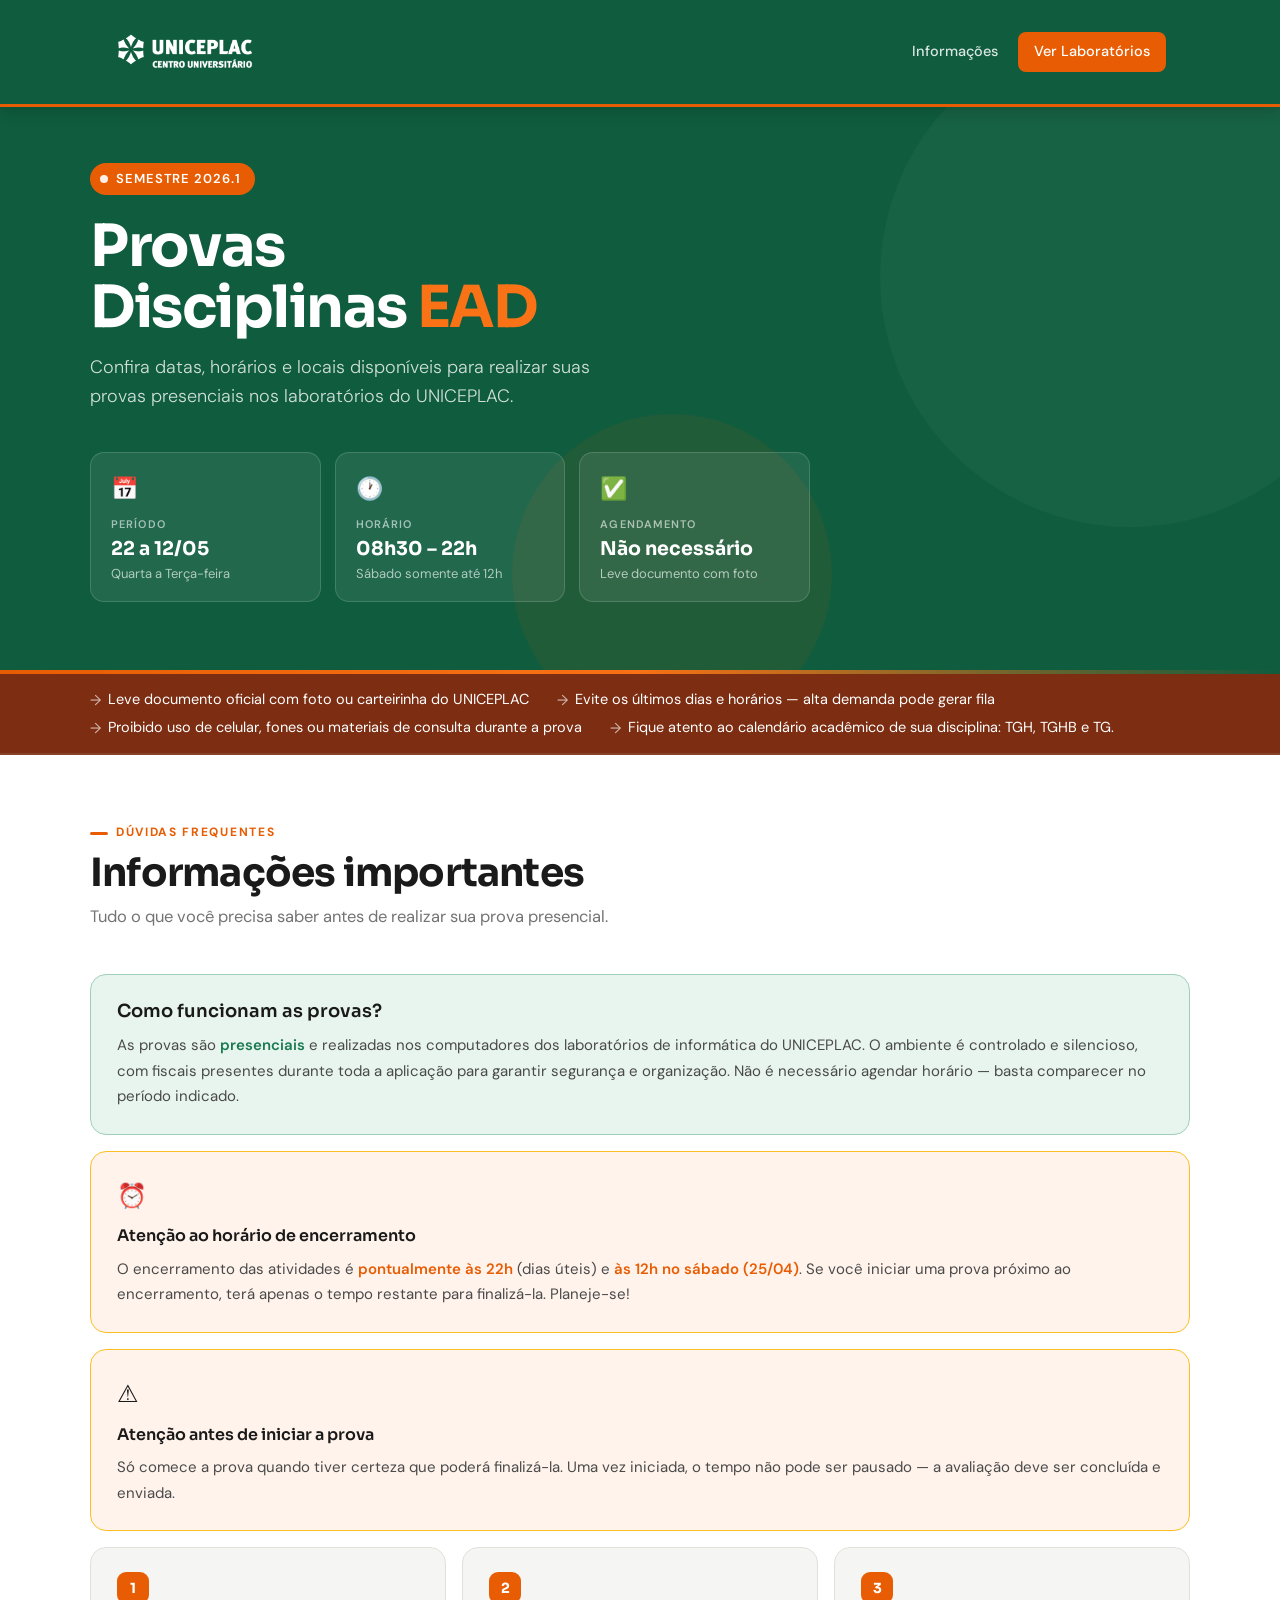
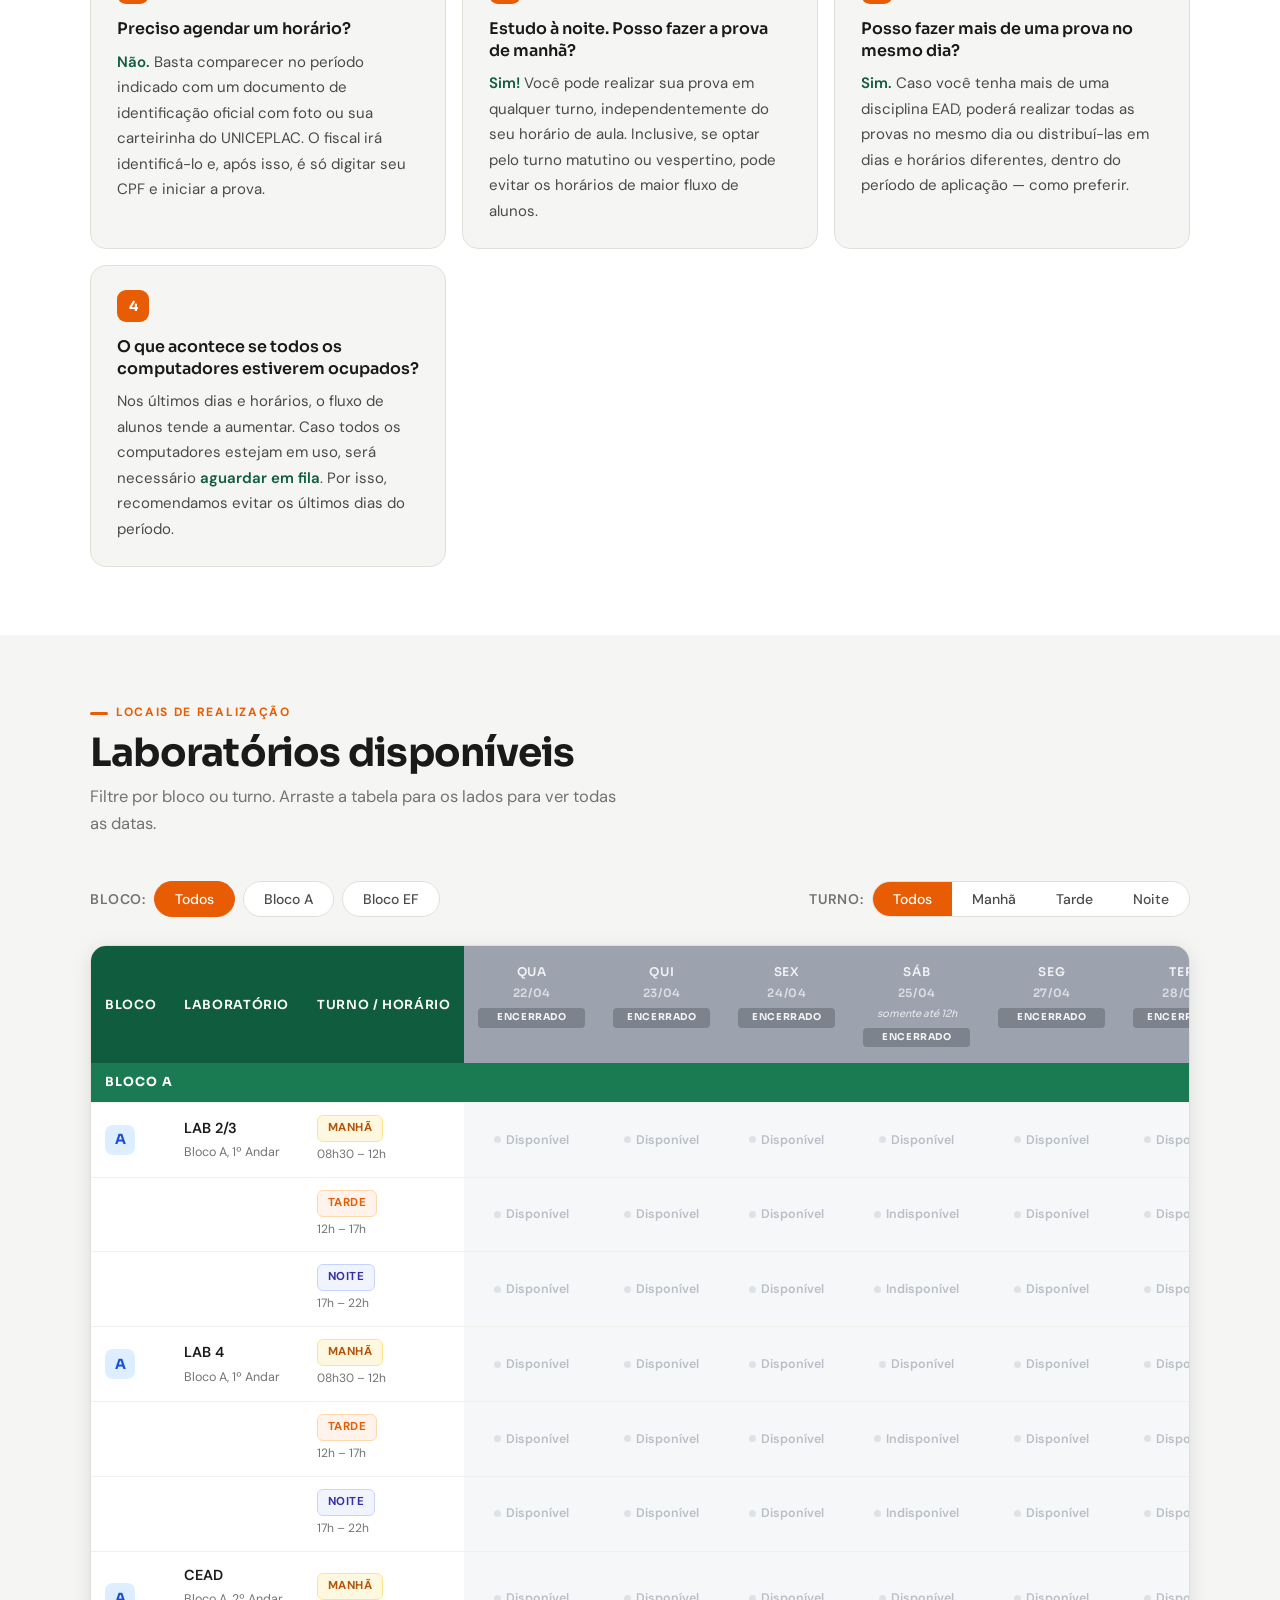
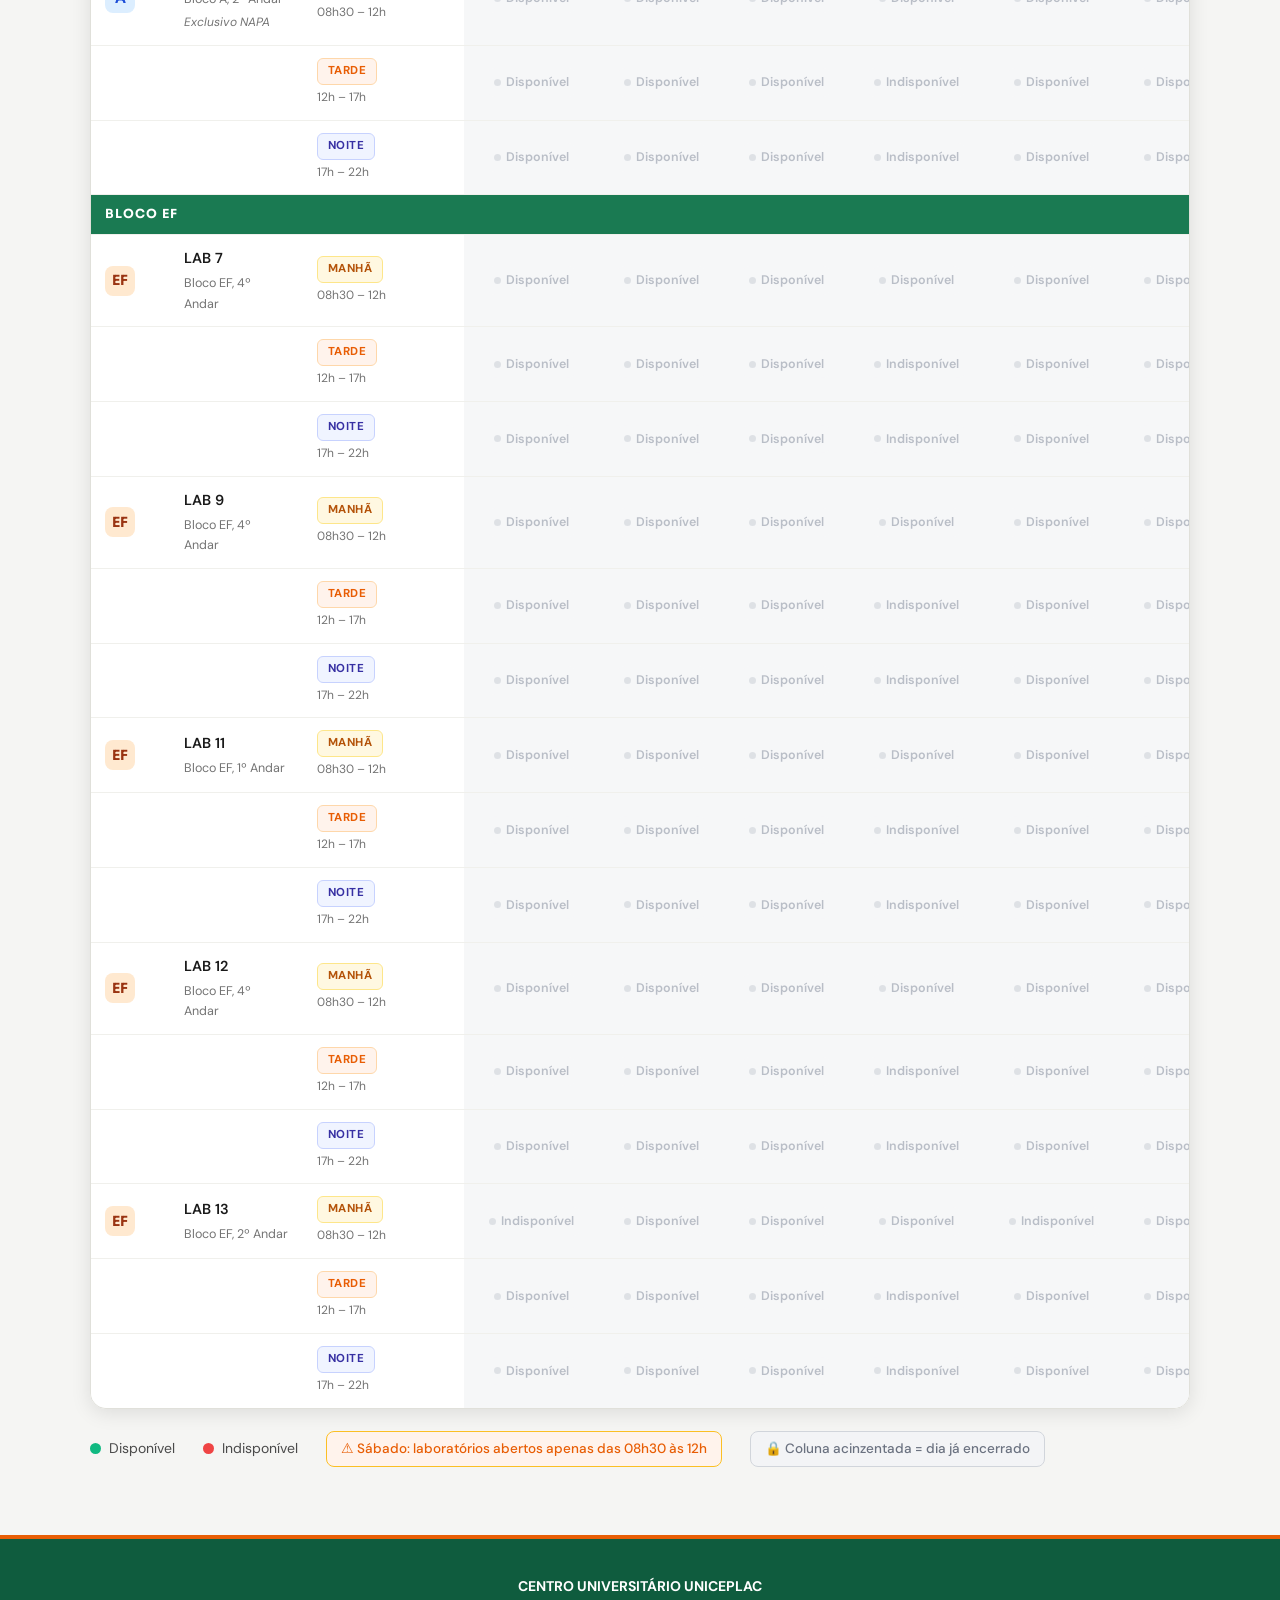
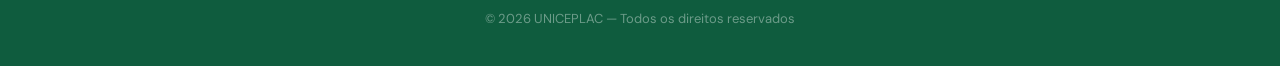
<file: index.html>
<!DOCTYPE html>
<html lang="pt-BR">
<head>
  <meta charset="UTF-8">
  <meta name="viewport" content="width=device-width, initial-scale=1.0">
  <title>Provas Disciplinas EAD 2026.1 — UNICEPLAC</title>
  <link rel="preconnect" href="https://fonts.googleapis.com">
  <link rel="preconnect" href="https://fonts.gstatic.com" crossorigin>
  <link href="https://fonts.googleapis.com/css2?family=Sora:wght@400;600;700&family=DM+Sans:wght@300;400;500&display=swap" rel="stylesheet">
  <link rel="stylesheet" href="style.css">
</head>
<body>

<!-- ── HEADER ── -->
<header>
  <div class="header-inner">
    <div class="logo-area">
      <img class="logo-img" src="[data-uri]" alt="UNICEPLAC">
    </div>
    <nav>
      <a href="#faq">Informações</a>
      <a href="#labs" class="cta">Ver Laboratórios</a>
    </nav>
  </div>
</header>

<!-- ── HERO ── -->
<section class="hero">
  <div class="hero-accent"></div>
  <div class="hero-inner">
    <div class="hero-badge">
      <span class="hero-badge-dot"></span>
      Semestre 2026.1
    </div>
    <h1>Provas<br>Disciplinas <em>EAD</em></h1>
    <p class="hero-sub">Confira datas, horários e locais disponíveis para realizar suas provas presenciais nos laboratórios do UNICEPLAC.</p>
    <div class="hero-cards">
      <div class="hero-card">
        <span class="hero-card-icon">📅</span>
        <div class="hero-card-label">Período</div>
        <div class="hero-card-value">22 a 12/05</div>
        <div class="hero-card-sub">Quarta a Terça-feira</div>
      </div>
      <div class="hero-card">
        <span class="hero-card-icon">🕐</span>
        <div class="hero-card-label">Horário</div>
        <div class="hero-card-value">08h30 – 22h</div>
        <div class="hero-card-sub">Sábado somente até 12h</div>
      </div>
      <div class="hero-card">
        <span class="hero-card-icon">✅</span>
        <div class="hero-card-label">Agendamento</div>
        <div class="hero-card-value">Não necessário</div>
        <div class="hero-card-sub">Leve documento com foto</div>
      </div>
    </div>
  </div>
</section>

<!-- ── BARRA DE ATENÇÃO ── -->
<div class="alerta-bar">
  <div class="alerta-inner">
    <ul class="alerta-items">
      <li>Leve documento oficial com foto ou carteirinha do UNICEPLAC</li>
      <li>Evite os últimos dias e horários — alta demanda pode gerar fila</li>
      <li>Proibido uso de celular, fones ou materiais de consulta durante a prova</li>
      <li>Fique atento ao calendário acadêmico de sua disciplina: TGH, TGHB e TG.</li>
    </ul>
  </div>
</div>

<!-- ── FAQ ── -->
<section id="faq">
  <div class="section-inner">
    <div class="section-label">Dúvidas frequentes</div>
    <h2 class="section-title">Informações importantes</h2>
    <p class="section-desc">Tudo o que você precisa saber antes de realizar sua prova presencial.</p>

    <div class="faq-grid">

      <div class="faq-card destaque">
        <div class="faq-q" style="font-size:18px;">Como funcionam as provas?</div>
        <p class="faq-a">As provas são <strong>presenciais</strong> e realizadas nos computadores dos laboratórios de informática do UNICEPLAC. O ambiente é controlado e silencioso, com fiscais presentes durante toda a aplicação para garantir segurança e organização. Não é necessário agendar horário — basta comparecer no período indicado.</p>
      </div>

      <div class="faq-card aviso">
        <span class="faq-aviso-icon">⏰</span>
        <div class="faq-q">Atenção ao horário de encerramento</div>
        <p class="faq-a">O encerramento das atividades é <strong>pontualmente às 22h</strong> (dias úteis) e <strong>às 12h no sábado (25/04)</strong>. Se você iniciar uma prova próximo ao encerramento, terá apenas o tempo restante para finalizá-la. Planeje-se!</p>
      </div>

      <div class="faq-card aviso">
        <span class="faq-aviso-icon">⚠</span>
        <div class="faq-q">Atenção antes de iniciar a prova</div>
        <p class="faq-a">Só comece a prova quando tiver certeza que poderá finalizá-la. Uma vez iniciada, o tempo não pode ser pausado — a avaliação deve ser concluída e enviada.</p>
      </div>

      <div class="faq-card">
        <div class="faq-num">1</div>
        <div class="faq-q">Preciso agendar um horário?</div>
        <p class="faq-a"><strong>Não.</strong> Basta comparecer no período indicado com um documento de identificação oficial com foto ou sua carteirinha do UNICEPLAC. O fiscal irá identificá-lo e, após isso, é só digitar seu CPF e iniciar a prova.</p>
      </div>

      <div class="faq-card">
        <div class="faq-num">2</div>
        <div class="faq-q">Estudo à noite. Posso fazer a prova de manhã?</div>
        <p class="faq-a"><strong>Sim!</strong> Você pode realizar sua prova em qualquer turno, independentemente do seu horário de aula. Inclusive, se optar pelo turno matutino ou vespertino, pode evitar os horários de maior fluxo de alunos.</p>
      </div>

      <div class="faq-card">
        <div class="faq-num">3</div>
        <div class="faq-q">Posso fazer mais de uma prova no mesmo dia?</div>
        <p class="faq-a"><strong>Sim.</strong> Caso você tenha mais de uma disciplina EAD, poderá realizar todas as provas no mesmo dia ou distribuí-las em dias e horários diferentes, dentro do período de aplicação — como preferir.</p>
      </div>

      <div class="faq-card">
        <div class="faq-num">4</div>
        <div class="faq-q">O que acontece se todos os computadores estiverem ocupados?</div>
        <p class="faq-a">Nos últimos dias e horários, o fluxo de alunos tende a aumentar. Caso todos os computadores estejam em uso, será necessário <strong>aguardar em fila</strong>. Por isso, recomendamos evitar os últimos dias do período.</p>
      </div>

    </div>
  </div>
</section>

<!-- ── LABORATÓRIOS ── -->
<section id="labs">
  <div class="section-inner">
    <div class="section-label">Locais de realização</div>
    <h2 class="section-title">Laboratórios disponíveis</h2>
    <p class="section-desc">Filtre por bloco ou turno. Arraste a tabela para os lados para ver todas as datas.</p>

    <div class="labs-controls">
      <div class="filter-group">
        <label>Bloco:</label>
        <button class="filter-btn ativo" onclick="filtrar('todos', this)">Todos</button>
        <button class="filter-btn" onclick="filtrar('A', this)">Bloco A</button>
        <button class="filter-btn" onclick="filtrar('EF', this)">Bloco EF</button>
      </div>
      <div class="filter-group" style="margin-left:auto;">
        <label>Turno:</label>
        <div class="turno-selector">
          <button class="turno-btn ativo" onclick="filtrarTurno('todos', this)">Todos</button>
          <button class="turno-btn" onclick="filtrarTurno('Manhã', this)">Manhã</button>
          <button class="turno-btn" onclick="filtrarTurno('Tarde', this)">Tarde</button>
          <button class="turno-btn" onclick="filtrarTurno('Noite', this)">Noite</button>
        </div>
      </div>
    </div>

    <div class="table-wrap">
      <table>
        <thead>
          <tr>
            <th>Bloco</th>
            <th>Laboratório</th>
            <th>Turno / Horário</th>
            <th><span class="th-dia">Qua</span><span class="th-data">22/04</span></th>
            <th><span class="th-dia">Qui</span><span class="th-data">23/04</span></th>
            <th><span class="th-dia">Sex</span><span class="th-data">24/04</span></th>
            <th class="col-sabado">
              <span class="th-dia">Sáb</span>
              <span class="th-data">25/04</span>
              <span class="th-nota">somente até 12h</span>
            </th>
            <th><span class="th-dia">Seg</span><span class="th-data">27/04</span></th>
            <th><span class="th-dia">Ter</span><span class="th-data">28/04</span></th>
            <th><span class="th-dia">Qui</span><span class="th-data">07/05</span></th>
            <th><span class="th-dia">Sex</span><span class="th-data">08/05</span></th>
            <th><span class="th-dia">Ter</span><span class="th-data">12/05</span></th>
          </tr>
        </thead>
        <tbody id="tbody-labs"></tbody>
      </table>
    </div>

    <div class="legenda">
      <div class="legenda-item">
        <div class="legenda-dot" style="background:#10b981;"></div> Disponível
      </div>
      <div class="legenda-item">
        <div class="legenda-dot" style="background:#ef4444;"></div> Indisponível
      </div>
      <div class="legenda-sabado">
        ⚠ Sábado: laboratórios abertos apenas das 08h30 às 12h
      </div>
      <div class="legenda-passado">
        🔒 Coluna acinzentada = dia já encerrado
      </div>
    </div>
  </div>
</section>

<!-- ── FOOTER ── -->
<footer>
  <p><strong>CENTRO UNIVERSITÁRIO UNICEPLAC</strong></p>
  <p style="margin-top:10px; font-size:13px; opacity:0.55;">© 2026 UNICEPLAC — Todos os direitos reservados</p>
</footer>

<script src="script.js"></script>
</body>
</html>
</file>
<file: style.css>
/* ── RESET & BASE ── */
*, *::before, *::after { box-sizing: border-box; margin: 0; padding: 0; }

:root {
  --verde:        #0f5c3e;
  --verde-medio:  #1a7a52;
  --verde-claro:  #e8f5ef;
  --verde-borda:  #9fcfb8;
  --laranja:      #e85d04;
  --laranja-vivo: #ff6b0a;
  --laranja-medio:#f97316;
  --laranja-claro:#fff3ec;
  --laranja-borda:#fbbf24;
  --cinza-escuro: #1a1a1a;
  --cinza:        #4a4a4a;
  --cinza-medio:  #737373;
  --cinza-claro:  #f5f5f3;
  --borda:        #e0e0da;
  --branco:       #ffffff;
  --amarelo:      #fbbf24;
  --sombra-sm:    0 2px 8px rgba(0,0,0,0.07);
  --sombra-md:    0 4px 20px rgba(0,0,0,0.1);
}

html { scroll-behavior: smooth; }

body {
  font-family: 'DM Sans', sans-serif;
  color: var(--cinza-escuro);
  background: #fafaf8;
  line-height: 1.65;
  font-size: 17px;
}

/* ── HEADER ── */
header {
  background: var(--verde);
  color: white;
  position: sticky;
  top: 0;
  z-index: 100;
  box-shadow: 0 2px 16px rgba(0,0,0,0.2);
  border-bottom: 3px solid var(--laranja);
}

.header-inner {
  max-width: 1100px;
  margin: 0 auto;
  padding: 12px 24px;
  display: flex;
  align-items: center;
  justify-content: space-between;
  gap: 16px;
}

.logo-img { height: 80px; width: auto; display: block; }

nav { display: flex; gap: 4px; }

nav a {
  color: rgba(255,255,255,0.85);
  text-decoration: none;
  font-size: 14.5px;
  font-weight: 500;
  padding: 8px 16px;
  border-radius: 8px;
  transition: background 0.15s, color 0.15s;
  white-space: nowrap;
}

nav a:hover { background: rgba(255,255,255,0.15); color: white; }

nav a.cta { background: var(--laranja); color: white; }
nav a.cta:hover { background: var(--laranja-vivo); }

/* ── HERO ── */
.hero {
  background: var(--verde);
  color: white;
  padding: 56px 24px 72px;
  position: relative;
  overflow: hidden;
}

.hero::before {
  content: '';
  position: absolute;
  top: -80px; right: -100px;
  width: 500px; height: 500px;
  border-radius: 50%;
  background: rgba(255,255,255,0.03);
  pointer-events: none;
}

.hero::after {
  content: '';
  position: absolute;
  bottom: -60px; left: 40%;
  width: 320px; height: 320px;
  border-radius: 50%;
  background: rgba(232,93,4,0.08);
  pointer-events: none;
}

.hero-accent {
  position: absolute;
  bottom: 0; left: 0; right: 0;
  height: 4px;
  background: linear-gradient(90deg, var(--laranja) 0%, var(--laranja-medio) 50%, transparent 100%);
}

.hero-inner {
  max-width: 1100px;
  margin: 0 auto;
  position: relative;
  z-index: 1;
}

.hero-badge {
  display: inline-flex;
  align-items: center;
  gap: 8px;
  background: var(--laranja);
  border-radius: 100px;
  padding: 5px 14px 5px 10px;
  font-size: 13px;
  font-weight: 600;
  letter-spacing: 0.07em;
  text-transform: uppercase;
  margin-bottom: 22px;
  color: white;
}

.hero-badge-dot {
  width: 8px; height: 8px;
  background: white;
  border-radius: 50%;
  flex-shrink: 0;
  opacity: 0.9;
}

.hero h1 {
  font-family: 'Sora', sans-serif;
  font-size: clamp(34px, 5vw, 58px);
  font-weight: 700;
  line-height: 1.05;
  margin-bottom: 14px;
  letter-spacing: -0.025em;
}

.hero h1 em { font-style: normal; color: var(--laranja-medio); }

.hero-sub {
  font-size: 18px;
  opacity: 0.8;
  margin-bottom: 40px;
  max-width: 520px;
  font-weight: 300;
  line-height: 1.65;
}

.hero-cards {
  display: grid;
  grid-template-columns: repeat(auto-fit, minmax(190px, 1fr));
  gap: 14px;
  max-width: 720px;
}

.hero-card {
  background: rgba(255,255,255,0.08);
  border: 1px solid rgba(255,255,255,0.15);
  border-radius: 14px;
  padding: 18px 20px;
  transition: background 0.2s, border-color 0.2s;
}

.hero-card:hover {
  background: rgba(255,255,255,0.12);
  border-color: rgba(232,93,4,0.5);
}

.hero-card-icon { font-size: 22px; margin-bottom: 8px; display: block; }

.hero-card-label {
  font-size: 11px;
  text-transform: uppercase;
  letter-spacing: 0.1em;
  opacity: 0.6;
  margin-bottom: 5px;
  font-weight: 600;
}

.hero-card-value {
  font-family: 'Sora', sans-serif;
  font-size: 19px;
  font-weight: 700;
  line-height: 1.2;
  color: white;
}

.hero-card-sub { font-size: 13px; opacity: 0.65; margin-top: 4px; line-height: 1.4; }

/* ── BARRA DE ALERTA ── */
.alerta-bar {
  background: #7c2d12;
  color: white;
  padding: 14px 24px;
  border-bottom: 2px solid rgba(255,255,255,0.1);
}

.alerta-inner {
  max-width: 1100px;
  margin: 0 auto;
  display: flex;
  align-items: flex-start;
  gap: 12px;
}

.alerta-icon { font-size: 18px; flex-shrink: 0; margin-top: 2px; }

.alerta-items {
  display: flex;
  flex-wrap: wrap;
  gap: 4px 28px;
  font-size: 14.5px;
  line-height: 1.55;
}

.alerta-items li {
  list-style: none;
  display: flex;
  align-items: flex-start;
  gap: 7px;
}

.alerta-items li::before { content: '→'; flex-shrink: 0; opacity: 0.65; margin-top: 1px; }

/* ── SEÇÕES COMUNS ── */
section { padding: 68px 24px; }
.section-inner { max-width: 1100px; margin: 0 auto; }

.section-label {
  font-size: 12px;
  font-weight: 700;
  letter-spacing: 0.14em;
  text-transform: uppercase;
  color: var(--laranja);
  margin-bottom: 8px;
  display: flex;
  align-items: center;
  gap: 8px;
}

.section-label::before {
  content: '';
  display: inline-block;
  width: 18px; height: 3px;
  background: var(--laranja);
  border-radius: 2px;
}

.section-title {
  font-family: 'Sora', sans-serif;
  font-size: clamp(27px, 3.5vw, 39px);
  font-weight: 700;
  letter-spacing: -0.02em;
  color: var(--cinza-escuro);
  margin-bottom: 8px;
  line-height: 1.12;
}

.section-desc {
  color: var(--cinza-medio);
  font-size: 16.5px;
  max-width: 540px;
  margin-bottom: 44px;
  line-height: 1.65;
}

/* ── FAQ ── */
#faq { background: white; }

.faq-grid {
  display: grid;
  grid-template-columns: repeat(auto-fit, minmax(310px, 1fr));
  gap: 16px;
}

.faq-card {
  background: var(--cinza-claro);
  border: 1.5px solid var(--borda);
  border-radius: 16px;
  padding: 24px 26px;
  transition: border-color 0.2s, box-shadow 0.2s, transform 0.2s;
}

.faq-card:hover {
  border-color: var(--verde-borda);
  box-shadow: var(--sombra-md);
  transform: translateY(-2px);
}

.faq-num {
  display: inline-flex;
  align-items: center;
  justify-content: center;
  width: 32px; height: 32px;
  background: var(--laranja);
  color: white;
  border-radius: 9px;
  font-size: 14px;
  font-weight: 700;
  font-family: 'Sora', sans-serif;
  margin-bottom: 14px;
  flex-shrink: 0;
}

.faq-q {
  font-family: 'Sora', sans-serif;
  font-size: 16px;
  font-weight: 600;
  color: var(--cinza-escuro);
  margin-bottom: 10px;
  line-height: 1.35;
}

.faq-a { font-size: 15px; color: var(--cinza); line-height: 1.7; }
.faq-a strong { color: var(--verde); font-weight: 600; }

.faq-card.destaque {
  background: var(--verde-claro);
  border-color: var(--verde-borda);
  grid-column: 1 / -1;
}

.faq-card.destaque .faq-a strong { color: var(--verde-medio); }

.faq-card.aviso {
  background: var(--laranja-claro);
  border-color: var(--laranja-borda);
  grid-column: 1 / -1;
}

.faq-card.aviso .faq-a strong { color: var(--laranja); }

.faq-aviso-icon { font-size: 24px; margin-bottom: 10px; display: block; }

/* ── LABS ── */
#labs { background: var(--cinza-claro); }

.sabado-aviso {
  display: inline-flex;
  align-items: center;
  gap: 7px;
  background: var(--laranja-claro);
  border: 1.5px solid var(--laranja-borda);
  border-radius: 10px;
  padding: 9px 18px;
  font-size: 14px;
  font-weight: 600;
  color: var(--laranja);
  margin-bottom: 24px;
}

.sabado-aviso::before { content: '⚠'; font-size: 15px; }

.labs-controls {
  display: flex;
  flex-wrap: wrap;
  gap: 12px 20px;
  margin-bottom: 28px;
  align-items: center;
}

.labs-controls label {
  font-size: 14px;
  font-weight: 600;
  color: var(--cinza-medio);
  text-transform: uppercase;
  letter-spacing: 0.06em;
}

.filter-group { display: flex; align-items: center; gap: 8px; flex-wrap: wrap; }

.filter-btn {
  padding: 8px 20px;
  border-radius: 100px;
  border: 1.5px solid var(--borda);
  background: white;
  font-size: 14px;
  font-weight: 500;
  cursor: pointer;
  font-family: 'DM Sans', sans-serif;
  color: var(--cinza);
  transition: all 0.15s;
}

.filter-btn:hover { border-color: var(--laranja); color: var(--laranja); }
.filter-btn.ativo { background: var(--laranja); border-color: var(--laranja); color: white; }

.turno-selector {
  display: flex;
  background: white;
  border: 1.5px solid var(--borda);
  border-radius: 100px;
  overflow: hidden;
}

.turno-btn {
  padding: 8px 20px;
  border: none;
  background: transparent;
  font-size: 14px;
  font-weight: 500;
  cursor: pointer;
  font-family: 'DM Sans', sans-serif;
  color: var(--cinza);
  transition: all 0.15s;
}

.turno-btn:hover { background: var(--laranja-claro); color: var(--laranja); }
.turno-btn.ativo { background: var(--laranja); color: white; }

/* ── TABELA ── */
.table-wrap {
  overflow-x: auto;
  border-radius: 16px;
  border: 1.5px solid var(--borda);
  background: white;
  box-shadow: var(--sombra-md);
}

table {
  width: 100%;
  border-collapse: collapse;
  min-width: 720px;
  font-size: 14px;
}

thead tr { background: var(--verde); color: white; }

thead th {
  padding: 16px 14px;
  text-align: center;
  font-family: 'Sora', sans-serif;
  font-weight: 600;
  font-size: 12.5px;
  letter-spacing: 0.05em;
  text-transform: uppercase;
  white-space: nowrap;
  vertical-align: top;
}

thead th:first-child,
thead th:nth-child(2),
thead th:nth-child(3) { text-align: left; vertical-align: middle; }

/* Sábado */
thead th.col-sabado { background: var(--laranja); }

/* ── DIA PASSADO ── */
thead th.col-passado {
  background: #9ca3af !important;
  color: rgba(255,255,255,0.85);
}

tbody td.col-passado {
  background: #f3f4f6 !important;
  opacity: 0.7;
}

tbody tr:hover td.col-passado { background: #e9eaec !important; }

/* ── DIA DE HOJE ── */
thead th.col-hoje {
  background: var(--verde-medio) !important;
  box-shadow: inset 0 -3px 0 var(--laranja);
}

tbody td.col-hoje-cell {
  background: rgba(26, 122, 82, 0.05);
}

tbody tr:hover td.col-hoje-cell { background: rgba(26, 122, 82, 0.1); }

/* Badges no cabeçalho */
.th-dia  { font-size: 12px; letter-spacing: 0.07em; display: block; }
.th-data { font-size: 11.5px; opacity: 0.75; display: block; margin-top: 2px; }
.th-nota { font-size: 10px; opacity: 0.9; display: block; margin-top: 3px; font-style: italic; letter-spacing: 0; text-transform: none; font-weight: 400; }

.th-badge {
  display: block;
  margin-top: 5px;
  font-size: 9.5px;
  font-weight: 700;
  letter-spacing: 0.06em;
  text-transform: uppercase;
  border-radius: 4px;
  padding: 2px 5px;
}

.badge-encerrado {
  background: rgba(0,0,0,0.2);
  color: rgba(255,255,255,0.9);
}

.badge-hoje {
  background: var(--laranja);
  color: white;
}

/* Linhas */
tbody tr { transition: background 0.1s; }
tbody tr:hover { background: #f0faf5; }

tbody tr.bloco-header td {
  background: var(--verde-medio);
  color: white;
  font-family: 'Sora', sans-serif;
  font-weight: 700;
  font-size: 12.5px;
  letter-spacing: 0.08em;
  text-transform: uppercase;
  padding: 9px 14px;
}

tbody td {
  padding: 12px 14px;
  border-bottom: 1px solid #f0f0ec;
  vertical-align: middle;
  color: var(--cinza-escuro);
}

tbody tr:last-child td { border-bottom: none; }

tbody td.col-sabado { background: rgba(232, 93, 4, 0.04); }
tbody tr:hover td.col-sabado { background: rgba(232, 93, 4, 0.08); }

/* Badges bloco */
.badge-bloco {
  display: inline-flex;
  align-items: center;
  justify-content: center;
  width: 30px; height: 30px;
  border-radius: 8px;
  font-family: 'Sora', sans-serif;
  font-weight: 700;
  font-size: 14px;
  flex-shrink: 0;
}

.bloco-a  { background: #dceeff; color: #1d4ed8; }
.bloco-ef { background: #ffe9d0; color: #9a3412; }

.lab-nome  { font-weight: 600; font-size: 14.5px; color: var(--cinza-escuro); display: block; }
.lab-local { font-size: 12.5px; color: var(--cinza-medio); margin-top: 2px; display: block; }
.lab-napa  { font-size: 12px; color: var(--cinza-medio); margin-top: 3px; display: block; font-style: italic; }

/* Tags de turno */
.turno-tag {
  font-size: 11.5px;
  font-weight: 700;
  padding: 3px 10px;
  border-radius: 6px;
  display: inline-block;
  letter-spacing: 0.04em;
  text-transform: uppercase;
}

.turno-manha { background: #fff8e1; color: #b45309; border: 1px solid #fde68a; }
.turno-tarde { background: #fff3ec; color: var(--laranja); border: 1px solid #fed7aa; }
.turno-noite { background: #f0f4ff; color: #3730a3; border: 1px solid #c7d2fe; }

.turno-horario { font-size: 12px; color: var(--cinza-medio); display: block; margin-top: 3px; }

/* Status dots */
.status-cell { text-align: center; }

.dot {
  display: inline-flex;
  align-items: center;
  gap: 5px;
  font-size: 12.5px;
  font-weight: 600;
  padding: 4px 11px;
  border-radius: 100px;
  white-space: nowrap;
}

.dot::before { content: ''; width: 7px; height: 7px; border-radius: 50%; flex-shrink: 0; }

.disp  { background: #ecfdf5; color: #065f46; }
.disp::before  { background: #10b981; }

.indisp { background: #fef2f2; color: #991b1b; }
.indisp::before { background: #ef4444; }

/* Dots em coluna passada ficam acinzentados */
.dot-passado { background: #f3f4f6 !important; color: #9ca3af !important; }
.dot-passado::before { background: #d1d5db !important; }

/* ── LEGENDA ── */
.legenda {
  display: flex;
  flex-wrap: wrap;
  gap: 10px 28px;
  margin-top: 22px;
  font-size: 14px;
  color: var(--cinza);
  align-items: center;
}

.legenda-item { display: flex; align-items: center; gap: 8px; }

.legenda-dot { width: 11px; height: 11px; border-radius: 50%; flex-shrink: 0; }

.legenda-sabado {
  display: flex;
  align-items: center;
  gap: 8px;
  padding: 6px 14px;
  background: var(--laranja-claro);
  border: 1px solid var(--laranja-borda);
  border-radius: 8px;
  font-size: 13.5px;
  color: var(--laranja);
  font-weight: 500;
}

.legenda-passado {
  display: flex;
  align-items: center;
  gap: 8px;
  padding: 6px 14px;
  background: #f3f4f6;
  border: 1px solid #d1d5db;
  border-radius: 8px;
  font-size: 13.5px;
  color: #6b7280;
  font-weight: 500;
}

/* ── FOOTER ── */
footer {
  background: var(--verde);
  color: rgba(255,255,255,0.7);
  padding: 36px 24px;
  text-align: center;
  font-size: 14px;
  border-top: 4px solid var(--laranja);
}

footer strong { color: white; }

/* ── RESPONSIVO ── */
@media (max-width: 720px) {
  nav { display: none; }
  .hero { padding: 40px 20px 56px; }
  .hero-cards { grid-template-columns: 1fr 1fr; }
  section { padding: 48px 20px; }
  .faq-card.destaque, .faq-card.aviso { grid-column: auto; }
  .labs-controls { flex-direction: column; align-items: flex-start; }
  .labs-controls > div:last-child { margin-left: 0; }
}
</file>
